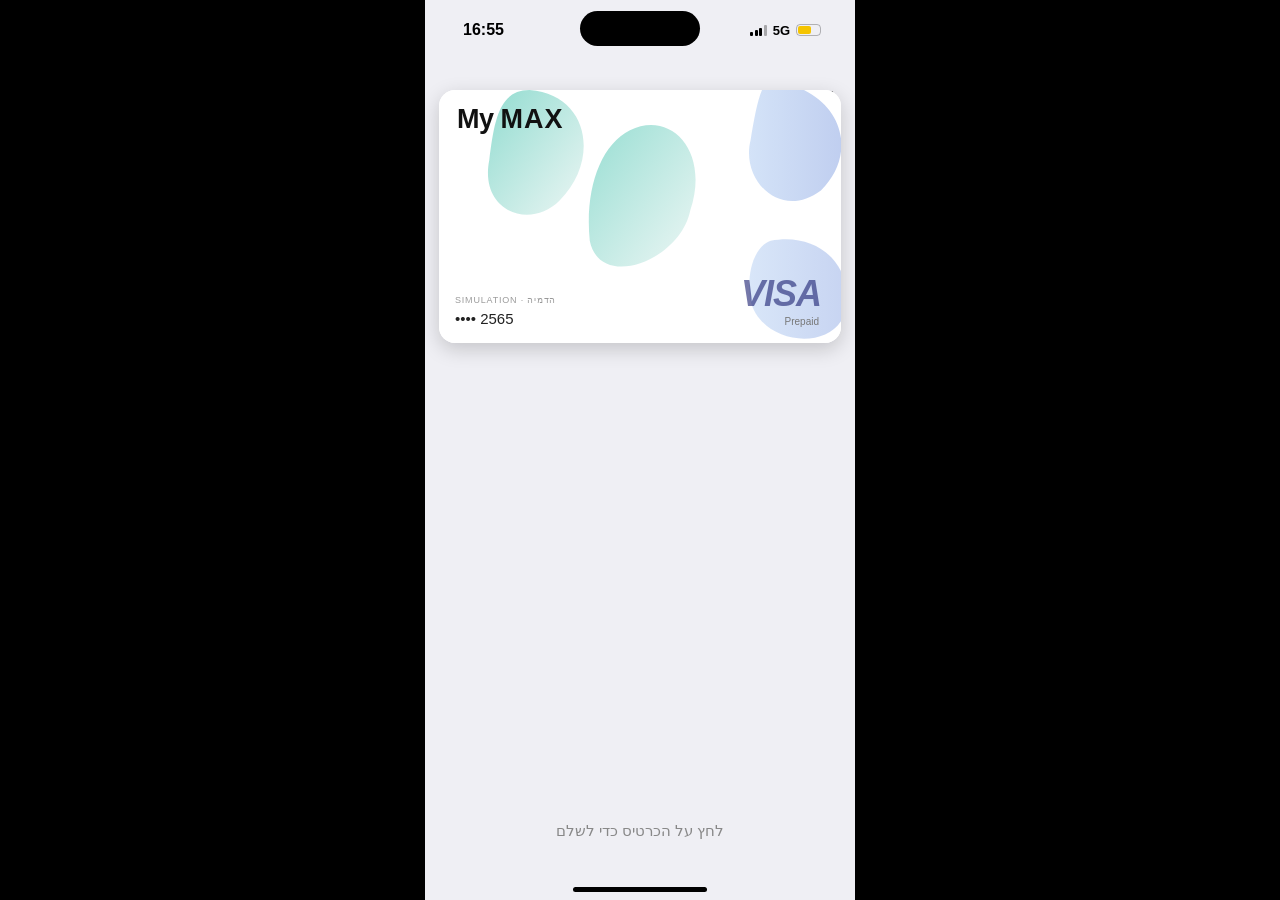
<file: index.html>
<!doctype html>
<html lang="he" dir="ltr">
<head>
<meta charset="utf-8">
<meta name="viewport" content="width=device-width,initial-scale=1,viewport-fit=cover,user-scalable=no">
<meta name="apple-mobile-web-app-capable" content="yes">
<meta name="apple-mobile-web-app-status-bar-style" content="default">
<title>Wallet – הדמיה</title>
<style>
*{box-sizing:border-box;-webkit-tap-highlight-color:transparent;user-select:none}
html,body{margin:0;height:100%;background:#000;font-family:-apple-system,BlinkMacSystemFont,"SF Pro Text","Helvetica Neue",Arial,sans-serif;overflow:hidden}
#phone{position:relative;width:100%;height:100%;max-width:430px;margin:0 auto;background:#efeff4;overflow:hidden}
/* status bar */
#status{position:absolute;top:0;left:0;right:0;height:54px;display:flex;justify-content:space-between;align-items:center;padding:6px 34px 0 38px;font-weight:600;font-size:16px;z-index:50;color:#000;direction:ltr}
#status .r{display:flex;gap:6px;align-items:center;font-size:13px}
.batt{width:25px;height:12px;border:1.5px solid #0004;border-radius:4px;position:relative;padding:1px}
.batt i{display:block;height:100%;width:60%;background:#f5c400;border-radius:2px}
.bars{display:flex;gap:1.5px;align-items:flex-end;height:11px}.bars b{width:3px;background:#000;border-radius:1px}
#island{position:absolute;top:11px;left:50%;width:120px;height:35px;margin-left:-60px;background:#000;border-radius:20px;z-index:60;transition:all .35s cubic-bezier(.3,1.3,.5,1)}
#island.big{width:100px;height:100px;margin-left:-50px;border-radius:30px;top:14px}
#faceid{position:absolute;inset:0;display:flex;align-items:center;justify-content:center;opacity:0;transition:opacity .2s}
#island.big #faceid{opacity:1}
/* wallet home */
#home{position:absolute;inset:0;padding-top:70px;transition:opacity .4s}
#home h1{margin:10px 20px 18px;font-size:34px;font-weight:700;color:#000;direction:rtl;text-align:right}
#hint{position:absolute;bottom:60px;left:0;right:0;text-align:center;color:#888;font-size:15px}
/* card */
.card{position:absolute;left:14px;right:14px;height:0;padding-bottom:calc((100% - 28px)*0 + 0px);aspect-ratio:1.586/1;height:auto;border-radius:16px;overflow:hidden;background:#fff;box-shadow:0 6px 20px rgba(0,0,0,.18);transition:transform .55s cubic-bezier(.2,.9,.25,1),top .55s cubic-bezier(.2,.9,.25,1);direction:ltr;cursor:pointer}
.card .bg{position:absolute;inset:0}
.logo{position:absolute;left:18px;top:14px;font-size:27px;font-weight:700;color:#111;letter-spacing:-.5px}
.logo b{font-weight:900;letter-spacing:1px}
.visa{position:absolute;right:20px;bottom:28px;font-size:36px;font-weight:900;font-style:italic;color:#1a1f71;opacity:.6;letter-spacing:-1px;font-family:Arial Black,Arial,sans-serif}
.prep{position:absolute;right:22px;bottom:16px;font-size:10px;color:#777}
.dots{position:absolute;left:16px;bottom:16px;font-size:15px;color:#222;font-weight:500}
.demo{position:absolute;left:16px;bottom:38px;font-size:9px;color:#0006;letter-spacing:.8px}
/* payment sheet */
#pay{position:absolute;inset:0;opacity:0;pointer-events:none;transition:opacity .35s;background:#efeff4}
#pay.on{opacity:1;pointer-events:auto}
#pay .card{top:62px;transform:translateY(60vh) scale(.96)}
#pay.on .card{transform:none}
#reader{position:absolute;top:calc(62px + (100vw*0.586) + 60px);left:0;right:0;text-align:center;color:#8a8a8e;font-size:17px;opacity:0;transition:opacity .4s}
#reader.on{opacity:1}
#reader svg{display:block;margin:0 auto 14px}
#done{position:absolute;top:calc(62px + (100vw*0.586) + 60px);left:0;right:0;text-align:center;color:#8a8a8e;font-size:17px;opacity:0;transition:opacity .3s}
#done.on{opacity:1}
#done .ck{width:70px;height:70px;border-radius:50%;margin:0 auto 12px;background:#30d158;display:flex;align-items:center;justify-content:center}
#done .ck svg{stroke-dasharray:40;stroke-dashoffset:40}
#done.on .ck svg{animation:d .4s .15s forwards}
@keyframes d{to{stroke-dashoffset:0}}
.pulse{animation:p 1.6s infinite}
@keyframes p{50%{transform:scale(1.07);opacity:.75}}
#amt{position:absolute;bottom:90px;left:0;right:0;text-align:center;color:#000;font-size:15px;opacity:0;transition:opacity .4s;direction:rtl}
#amt.on{opacity:1}#amt b{display:block;font-size:30px;margin-top:4px}
#bar{position:absolute;bottom:8px;left:50%;width:134px;height:5px;margin-left:-67px;background:#000;border-radius:3px;z-index:40}
#cancel{position:absolute;bottom:30px;left:0;right:0;text-align:center;color:#0a84ff;font-size:17px;z-index:40;opacity:0;transition:opacity .3s}
#cancel.on{opacity:1}
</style>
</head>
<body>
<div id="phone">
  <div id="status"><span id="clock">14:03</span><span class="r"><span class="bars"><b style="height:4px"></b><b style="height:6px"></b><b style="height:8px"></b><b style="height:11px;opacity:.3"></b></span>5G<span class="batt"><i></i></span></span></div>
  <div id="island"><div id="faceid"></div></div>

  <div id="home">
    <h1>ארנק</h1>
    <div class="card" id="c1" style="top:90px" onclick="start()">
      <svg class="bg" viewBox="0 0 400 252" preserveAspectRatio="none">
        <defs>
          <linearGradient id="g1" x1="0" y1="0" x2="1" y2="1"><stop offset="0" stop-color="#7fd6c8"/><stop offset="1" stop-color="#e8f4f2"/></linearGradient>
          <linearGradient id="g2" x1="0" y1="0" x2="1" y2="0"><stop offset="0" stop-color="#cfe0f7"/><stop offset="1" stop-color="#b9c9ee"/></linearGradient>
        </defs>
        <rect width="400" height="252" fill="#fff"/>
        <path d="M90 0 C150 5 160 70 120 110 C90 140 40 120 50 70 C55 30 60 0 90 0Z" fill="url(#g1)" opacity=".85"/>
        <path d="M190 40 C230 20 270 60 250 120 C240 170 160 200 150 150 C145 100 160 55 190 40Z" fill="url(#g1)" opacity=".8"/>
        <path d="M330 -10 C400 0 420 60 380 100 C340 130 300 90 310 50 C315 20 320 -8 330 -10Z" fill="url(#g2)" opacity=".9"/>
        <path d="M330 150 C380 140 420 180 400 230 C380 260 320 250 310 210 C305 180 315 155 330 150Z" fill="url(#g2)" opacity=".8"/>
      </svg>
      <div class="logo">My <b>MAX</b></div>
      <div class="demo">SIMULATION · הדמיה</div>
      <div class="dots">•••• 2565</div>
      <div class="visa">VISA</div><div class="prep">Prepaid</div>
    </div>
    <div id="hint">לחץ על הכרטיס כדי לשלם</div>
  </div>

  <div id="pay">
    <div class="card" id="c2" onclick="tap()">
      <svg class="bg" viewBox="0 0 400 252" preserveAspectRatio="none">
        <rect width="400" height="252" fill="#fff"/>
        <path d="M90 0 C150 5 160 70 120 110 C90 140 40 120 50 70 C55 30 60 0 90 0Z" fill="url(#g1)" opacity=".85"/>
        <path d="M190 40 C230 20 270 60 250 120 C240 170 160 200 150 150 C145 100 160 55 190 40Z" fill="url(#g1)" opacity=".8"/>
        <path d="M330 -10 C400 0 420 60 380 100 C340 130 300 90 310 50 C315 20 320 -8 330 -10Z" fill="url(#g2)" opacity=".9"/>
        <path d="M330 150 C380 140 420 180 400 230 C380 260 320 250 310 210 C305 180 315 155 330 150Z" fill="url(#g2)" opacity=".8"/>
      </svg>
      <div class="logo">My <b>MAX</b></div>
      <div class="demo">SIMULATION · הדמיה</div>
      <div class="dots">•••• 2565</div>
      <div class="visa">VISA</div><div class="prep">Prepaid</div>
    </div>
    <div id="reader">
      <svg class="pulse" width="56" height="56" viewBox="0 0 56 56"><circle cx="28" cy="28" r="25" fill="none" stroke="#0a84ff" stroke-width="3"/><rect x="19" y="12" width="18" height="32" rx="4" fill="#d6e9ff" stroke="#0a84ff" stroke-width="2.5"/><rect x="25" y="15" width="6" height="2" rx="1" fill="#0a84ff"/></svg>
      Hold Near Reader
    </div>
    <div id="done"><div class="ck"><svg width="36" height="36" viewBox="0 0 36 36" fill="none" stroke="#fff" stroke-width="4" stroke-linecap="round" stroke-linejoin="round"><path d="M8 19l7 7 13-14"/></svg></div>Done</div>
    <div id="amt">Max Prepaid •••• 2565<b>₪ 49.90</b></div>
    <div id="cancel" onclick="reset()">ביטול</div>
  </div>
  <div id="bar"></div>
</div>

<script>
const $=id=>document.getElementById(id);
const face=`<svg id="fs" width="64" height="64" viewBox="0 0 64 64" fill="none" stroke="#30d158" stroke-width="3" stroke-linecap="round"><path d="M8 20V12a4 4 0 014-4h8M44 8h8a4 4 0 014 4v8M56 44v8a4 4 0 01-4 4h-8M20 56h-8a4 4 0 01-4-4v-8"/><g id="fe"><path d="M24 24v6M40 24v6M32 26v8h-3"/><path d="M23 42c5 5 13 5 18 0"/></g></svg>`;
const scan=`<svg width="70" height="70" viewBox="0 0 70 70" fill="none" stroke="#30d158" stroke-width="2"><ellipse cx="35" cy="35" rx="22" ry="22" opacity=".5"><animateTransform attributeName="transform" type="rotate" from="0 35 35" to="360 35 35" dur="1.2s" repeatCount="indefinite"/></ellipse><ellipse cx="35" cy="35" rx="10" ry="24" opacity=".8"><animateTransform attributeName="transform" type="rotate" from="0 35 35" to="-360 35 35" dur="1.6s" repeatCount="indefinite"/></ellipse><ellipse cx="35" cy="35" rx="24" ry="10"><animateTransform attributeName="transform" type="rotate" from="0 35 35" to="360 35 35" dur="2s" repeatCount="indefinite"/></ellipse></svg>`;
let state=0;
function clock(){const d=new Date();$('clock').textContent=d.getHours()+':'+String(d.getMinutes()).padStart(2,'0')}clock();setInterval(clock,10000);
function buzz(p){try{navigator.vibrate&&navigator.vibrate(p)}catch(e){}}
function start(){
  if(state)return;state=1;
  $('pay').classList.add('on');
  setTimeout(()=>{ // face id
    $('faceid').innerHTML=scan;$('island').classList.add('big');
    setTimeout(()=>{$('faceid').innerHTML=face;buzz(30);
      setTimeout(()=>{$('island').classList.remove('big');state=2;
        $('reader').classList.add('on');$('amt').classList.add('on');$('cancel').classList.add('on');
        $('hint').style.opacity=0;
      },700);
    },1300);
  },550);
}
function tap(){ // simulate holding near reader
  if(state!==2)return;state=3;
  $('reader').classList.remove('on');
  buzz([40,60,40]);
  setTimeout(()=>{$('done').classList.add('on');$('cancel').classList.remove('on');},350);
  setTimeout(reset,3200);
}
function reset(){
  $('pay').classList.remove('on');
  ['reader','amt','cancel','done'].forEach(i=>$(i).classList.remove('on'));
  $('island').classList.remove('big');$('hint').style.opacity=1;
  setTimeout(()=>state=0,400);
}
</script>
</body>
</html>
</file>
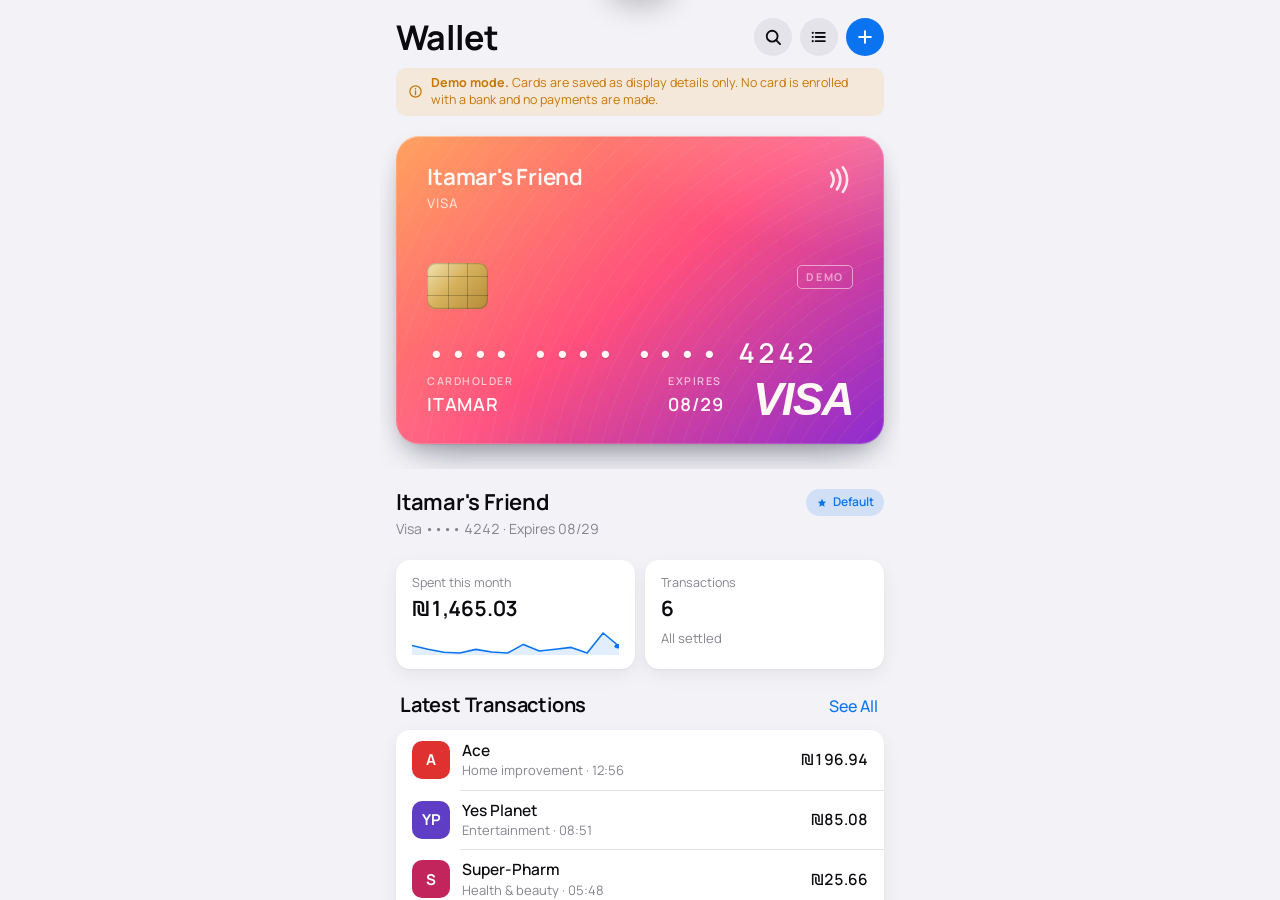
<file: wallet/index.html>
<!doctype html>
<html lang="en">
<head>
<meta charset="utf-8">
<meta name="viewport" content="width=device-width, initial-scale=1, viewport-fit=cover">
<meta name="theme-color" content="#f2f2f7" media="(prefers-color-scheme: light)">
<meta name="theme-color" content="#000000" media="(prefers-color-scheme: dark)">
<meta name="apple-mobile-web-app-capable" content="yes">
<meta name="apple-mobile-web-app-status-bar-style" content="default">
<!-- ARTIFACT-HEAD-START -->
<title>Pocket Wallet</title>
<meta name="claude:viewport-fit-sides" content="cover">
<link rel="preconnect" href="https://fonts.googleapis.com">
<link rel="preconnect" href="https://fonts.gstatic.com" crossorigin>
<link rel="stylesheet" href="https://fonts.googleapis.com/css2?family=Manrope:wght@400;500;600;700;800&display=swap">
<link rel="stylesheet" href="styles.css">
<!-- ARTIFACT-HEAD-END -->
</head>
<body>
<!-- ARTIFACT-BODY-START -->
<svg width="0" height="0" style="position:absolute" aria-hidden="true">
  <defs>
    <symbol id="i-plus" viewBox="0 0 24 24"><path d="M12 5v14M5 12h14" fill="none" stroke="currentColor" stroke-width="2.4" stroke-linecap="round"/></symbol>
    <symbol id="i-search" viewBox="0 0 24 24"><circle cx="11" cy="11" r="6.5" fill="none" stroke="currentColor" stroke-width="2.2"/><path d="M16 16l4.5 4.5" stroke="currentColor" stroke-width="2.2" stroke-linecap="round"/></symbol>
    <symbol id="i-list" viewBox="0 0 24 24"><path d="M8 7h11M8 12h11M8 17h11" stroke="currentColor" stroke-width="2.2" stroke-linecap="round"/><circle cx="4.5" cy="7" r="1.3" fill="currentColor"/><circle cx="4.5" cy="12" r="1.3" fill="currentColor"/><circle cx="4.5" cy="17" r="1.3" fill="currentColor"/></symbol>
    <symbol id="i-info" viewBox="0 0 24 24"><circle cx="12" cy="12" r="9" fill="none" stroke="currentColor" stroke-width="2"/><path d="M12 11v6M12 7.5v.5" stroke="currentColor" stroke-width="2.2" stroke-linecap="round"/></symbol>
    <symbol id="i-shield" viewBox="0 0 24 24"><path d="M12 3l7 3v5.5c0 4.5-3 8-7 9.5-4-1.5-7-5-7-9.5V6l7-3z" fill="none" stroke="currentColor" stroke-width="2" stroke-linejoin="round"/><path d="M9 12l2 2 4-4" fill="none" stroke="currentColor" stroke-width="2" stroke-linecap="round" stroke-linejoin="round"/></symbol>
    <symbol id="i-check" viewBox="0 0 24 24"><path d="M5 12.5l4.5 4.5L19 7.5" fill="none" stroke="currentColor" stroke-width="3" stroke-linecap="round" stroke-linejoin="round"/></symbol>
    <symbol id="i-x" viewBox="0 0 24 24"><path d="M7 7l10 10M17 7L7 17" stroke="currentColor" stroke-width="3" stroke-linecap="round"/></symbol>
    <symbol id="i-star" viewBox="0 0 24 24"><path d="M12 3.6l2.5 5.2 5.7.8-4.1 4 1 5.7L12 16.6l-5.1 2.7 1-5.7-4.1-4 5.7-.8z" fill="currentColor"/></symbol>
    <symbol id="i-star-o" viewBox="0 0 24 24"><path d="M12 3.6l2.5 5.2 5.7.8-4.1 4 1 5.7L12 16.6l-5.1 2.7 1-5.7-4.1-4 5.7-.8z" fill="none" stroke="currentColor" stroke-width="1.8" stroke-linejoin="round"/></symbol>
    <symbol id="i-grip" viewBox="0 0 24 24"><path d="M5 9h14M5 15h14" stroke="currentColor" stroke-width="2" stroke-linecap="round"/></symbol>
    <symbol id="i-nfc" viewBox="0 0 24 24"><path d="M7 6.5c2.4 3.4 2.4 7.6 0 11M11.5 4.5c3.4 4.6 3.4 10.4 0 15M16 2.5c4.4 5.8 4.4 13.2 0 19" fill="none" stroke="currentColor" stroke-width="2" stroke-linecap="round"/></symbol>
    <symbol id="i-card" viewBox="0 0 24 24"><rect x="3" y="5.5" width="18" height="13" rx="2.5" fill="none" stroke="currentColor" stroke-width="1.8"/><path d="M3 10h18" stroke="currentColor" stroke-width="1.8"/></symbol>
  </defs>
</svg>

<main class="app" id="app">
  <header class="top">
    <h1>Wallet</h1>
    <div class="top-actions">
      <button class="icon-btn" id="btnSearch" aria-label="Search cards" aria-expanded="false" aria-controls="searchBox"><svg><use href="#i-search"/></svg></button>
      <button class="icon-btn" id="btnManage" aria-label="Edit cards"><svg><use href="#i-list"/></svg></button>
      <button class="icon-btn primary" id="btnAdd" aria-label="Add card"><svg><use href="#i-plus"/></svg></button>
    </div>
  </header>

  <div class="search" id="searchBox">
    <div>
      <label class="search-field">
        <svg><use href="#i-search"/></svg>
        <span class="sr">Search cards</span>
        <input id="searchInput" type="search" placeholder="Name, brand or last 4 digits" autocomplete="off" enterkeyhint="search">
      </label>
      <div class="search-meta" id="searchMeta" aria-live="polite"></div>
    </div>
  </div>

  <p class="demo-note" id="demoNote"><svg><use href="#i-info"/></svg><span><strong>Demo mode.</strong> Cards are saved as display details only. No card is enrolled with a bank and no payments are made.</span></p>

  <section id="walletView" aria-label="Your cards">
    <div class="carousel" id="carousel" role="list"></div>
    <div class="dots" id="dots" role="tablist" aria-label="Choose card"></div>
    <div class="no-match" id="noMatch" hidden><strong>No cards found</strong>Try a different name, brand or last 4 digits.</div>
    <div class="panel" id="panel"></div>
  </section>

  <section class="empty" id="emptyView" hidden>
    <div class="empty-art" aria-hidden="true" id="emptyArt"></div>
    <h2>Add your first card</h2>
    <p>Keep your cards in one place. Tap the plus to add a credit or debit card.</p>
    <div class="actions">
      <button class="btn-primary" id="emptyAdd"><svg><use href="#i-plus"/></svg>Add Card</button>
      <button class="btn-secondary" id="emptySample">Try with sample cards</button>
    </div>
  </section>
</main>

<div class="scrim" id="scrim"></div>

<!-- Add card sheet -->
<section class="sheet" id="addSheet" role="dialog" aria-modal="true" aria-labelledby="addTitle">
  <div class="sheet-bar">
    <button class="link l" type="button" data-close>Cancel</button>
    <h2 id="addTitle">Add Card</h2>
    <button class="link r" type="submit" form="addForm" id="addSave">Add</button>
  </div>
  <form class="sheet-body" id="addForm" novalidate autocomplete="off">
    <div class="flip" id="flip">
      <div class="flip-inner">
        <div class="face cw" id="pvFront"></div>
        <div class="face backface cw" id="pvBack"></div>
      </div>
    </div>

    <div>
      <div class="group-label">Card details</div>
      <div class="group">
        <div class="field-row" data-field="name">
          <label for="fName">Name</label>
          <input id="fName" name="name" autocomplete="cc-name" autocapitalize="words" spellcheck="false" placeholder="Name on card" maxlength="40">
        </div>
        <div class="field-row" data-field="number">
          <label for="fNumber">Number</label>
          <input id="fNumber" name="number" inputmode="numeric" autocomplete="off" placeholder="1234 5678 9012 3456" maxlength="23" aria-describedby="brandTag">
          <span class="brand-tag" id="brandTag" hidden></span>
        </div>
        <div class="split">
          <div class="field-row" data-field="exp">
            <label for="fExp">Expires</label>
            <input id="fExp" name="exp" inputmode="numeric" autocomplete="off" placeholder="MM/YY" maxlength="5">
          </div>
          <div class="field-row" data-field="cvv">
            <label for="fCvv">CVV</label>
            <input id="fCvv" name="cvv" type="password" inputmode="numeric" autocomplete="off" placeholder="123" maxlength="4">
          </div>
        </div>
      </div>
      <div class="errors" id="formErrors" aria-live="polite"></div>
    </div>

    <div>
      <div class="group-label">Appearance</div>
      <div class="group">
        <div class="field-row">
          <label for="fNick">Label</label>
          <input id="fNick" name="nickname" placeholder="e.g. Everyday, Travel" maxlength="24">
        </div>
        <div class="swatches" role="radiogroup" aria-label="Card color" id="addSwatches"></div>
        <div class="field-row">
          <label for="fDefault" style="width:auto;flex:1">Use as default card</label>
          <span class="switch"><input type="checkbox" id="fDefault" role="switch"><span></span></span>
        </div>
      </div>
    </div>

    <p class="notice"><svg><use href="#i-shield"/></svg><span>Only the brand, last 4 digits, expiry and name are saved, and only on this device. The full card number and CVV are checked and then discarded. They are never stored. To enroll real cards, connect a PCI-compliant tokenization provider.</span></p>
  </form>
</section>

<!-- Card detail sheet -->
<section class="sheet" id="detailSheet" role="dialog" aria-modal="true" aria-labelledby="detailTitle">
  <div class="sheet-bar">
    <span></span>
    <h2 id="detailTitle">Card</h2>
    <button class="link r" type="button" data-close>Done</button>
  </div>
  <div class="sheet-body" id="detailBody">
    <div class="detail-card cw" id="detailCard"></div>
    <div class="seg" role="tablist" id="detailTabs">
      <span class="thumb"></span>
      <button role="tab" data-tab="tx" aria-selected="true">Transactions</button>
      <button role="tab" data-tab="info" aria-selected="false">Card Info</button>
      <button role="tab" data-tab="settings" aria-selected="false">Settings</button>
    </div>
    <div id="detailPane"></div>
  </div>
</section>

<!-- Manage sheet -->
<section class="sheet" id="manageSheet" role="dialog" aria-modal="true" aria-labelledby="manageTitle">
  <div class="sheet-bar">
    <span></span>
    <h2 id="manageTitle">Edit Cards</h2>
    <button class="link r" type="button" data-close>Done</button>
  </div>
  <div class="sheet-body">
    <div>
      <div class="group" id="manageList" role="list"></div>
      <p class="group-foot">Drag the handle to reorder, or focus it and use the arrow keys. Tap the star to choose your default card.</p>
    </div>
  </div>
</section>

<div class="dialog-wrap" id="dialog" role="alertdialog" aria-modal="true" aria-labelledby="dlgTitle" aria-describedby="dlgMsg">
  <div class="dialog">
    <h3 id="dlgTitle"></h3>
    <p id="dlgMsg"></p>
    <div class="dbtns"><button type="button" id="dlgCancel">Cancel</button><button type="button" id="dlgOk"></button></div>
  </div>
</div>

<div class="toast" id="toast" role="status" aria-live="polite"><span class="ti"><svg><use href="#i-check"/></svg></span><span id="toastMsg"></span></div>

<script src="app.js"></script>
<!-- ARTIFACT-BODY-END -->
</body>
</html>
</file>
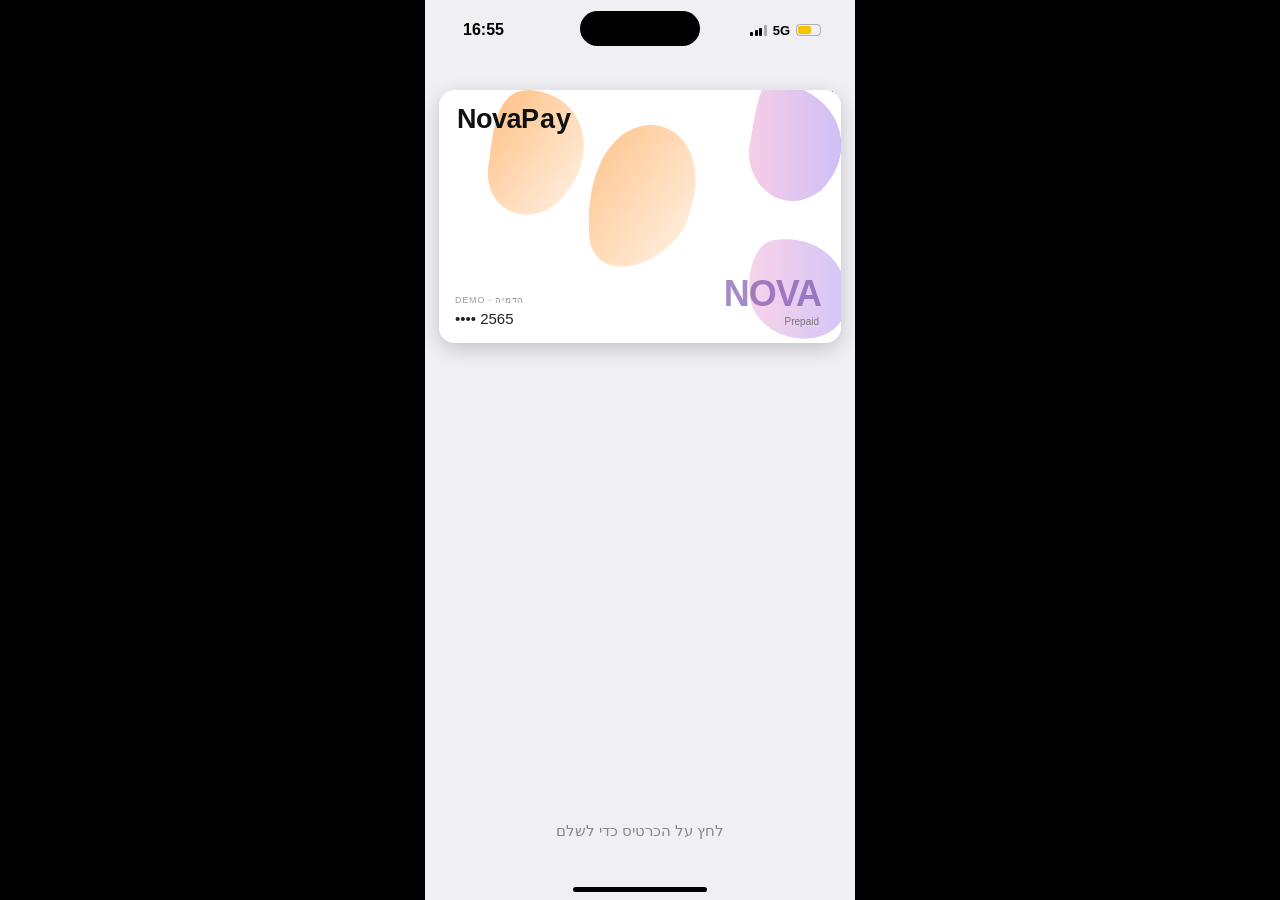
<file: novapay.html>
<!doctype html>
<html lang="he" dir="ltr">
<head>
<meta charset="utf-8">
<meta name="viewport" content="width=device-width,initial-scale=1,viewport-fit=cover,user-scalable=no">
<meta name="apple-mobile-web-app-capable" content="yes">
<meta name="apple-mobile-web-app-status-bar-style" content="default">
<title>NovaWallet</title>
<style>
*{box-sizing:border-box;-webkit-tap-highlight-color:transparent;user-select:none}
html,body{margin:0;height:100%;background:#000;font-family:-apple-system,BlinkMacSystemFont,"SF Pro Text","Helvetica Neue",Arial,sans-serif;overflow:hidden}
#phone{position:relative;width:100%;height:100%;max-width:430px;margin:0 auto;background:#efeff4;overflow:hidden}
/* status bar */
#status{position:absolute;top:0;left:0;right:0;height:54px;display:flex;justify-content:space-between;align-items:center;padding:6px 34px 0 38px;font-weight:600;font-size:16px;z-index:50;color:#000;direction:ltr}
#status .r{display:flex;gap:6px;align-items:center;font-size:13px}
.batt{width:25px;height:12px;border:1.5px solid #0004;border-radius:4px;position:relative;padding:1px}
.batt i{display:block;height:100%;width:60%;background:#f5c400;border-radius:2px}
.bars{display:flex;gap:1.5px;align-items:flex-end;height:11px}.bars b{width:3px;background:#000;border-radius:1px}
#island{position:absolute;top:11px;left:50%;width:120px;height:35px;margin-left:-60px;background:#000;border-radius:20px;z-index:60;transition:all .35s cubic-bezier(.3,1.3,.5,1)}
#island.big{width:100px;height:100px;margin-left:-50px;border-radius:30px;top:14px}
#faceid{position:absolute;inset:0;display:flex;align-items:center;justify-content:center;opacity:0;transition:opacity .2s}
#island.big #faceid{opacity:1}
/* wallet home */
#home{position:absolute;inset:0;padding-top:70px;transition:opacity .4s}
#home h1{margin:10px 20px 18px;font-size:34px;font-weight:700;color:#000;direction:rtl;text-align:right}
#hint{position:absolute;bottom:60px;left:0;right:0;text-align:center;color:#888;font-size:15px}
/* card */
.card{position:absolute;left:14px;right:14px;height:0;padding-bottom:calc((100% - 28px)*0 + 0px);aspect-ratio:1.586/1;height:auto;border-radius:16px;overflow:hidden;background:#fff;box-shadow:0 6px 20px rgba(0,0,0,.18);transition:transform .55s cubic-bezier(.2,.9,.25,1),top .55s cubic-bezier(.2,.9,.25,1);direction:ltr;cursor:pointer}
.card .bg{position:absolute;inset:0}
.logo{position:absolute;left:18px;top:14px;font-size:27px;font-weight:700;color:#111;letter-spacing:-.5px}
.logo b{font-weight:900;letter-spacing:1px}
.visa{position:absolute;right:20px;bottom:28px;font-size:36px;font-weight:900;color:#6b3fa0;opacity:.6;letter-spacing:-1px;font-family:Arial Black,Arial,sans-serif}
.prep{position:absolute;right:22px;bottom:16px;font-size:10px;color:#777}
.dots{position:absolute;left:16px;bottom:16px;font-size:15px;color:#222;font-weight:500}
.demo{position:absolute;left:16px;bottom:38px;font-size:9px;color:#0006;letter-spacing:.8px}
/* payment sheet */
#pay{position:absolute;inset:0;opacity:0;pointer-events:none;transition:opacity .35s;background:#efeff4}
#pay.on{opacity:1;pointer-events:auto}
#pay .card{top:62px;transform:translateY(60vh) scale(.96)}
#pay.on .card{transform:none}
#reader{position:absolute;top:calc(62px + (100vw*0.586) + 60px);left:0;right:0;text-align:center;color:#8a8a8e;font-size:17px;opacity:0;transition:opacity .4s}
#reader.on{opacity:1}
#reader svg{display:block;margin:0 auto 14px}
#done{position:absolute;top:calc(62px + (100vw*0.586) + 60px);left:0;right:0;text-align:center;color:#8a8a8e;font-size:17px;opacity:0;transition:opacity .3s}
#done.on{opacity:1}
#done .ck{width:70px;height:70px;border-radius:50%;margin:0 auto 12px;background:#30d158;display:flex;align-items:center;justify-content:center}
#done .ck svg{stroke-dasharray:40;stroke-dashoffset:40}
#done.on .ck svg{animation:d .4s .15s forwards}
@keyframes d{to{stroke-dashoffset:0}}
.pulse{animation:p 1.6s infinite}
@keyframes p{50%{transform:scale(1.07);opacity:.75}}
#amt{position:absolute;bottom:90px;left:0;right:0;text-align:center;color:#000;font-size:15px;opacity:0;transition:opacity .4s;direction:rtl}
#amt.on{opacity:1}#amt b{display:block;font-size:30px;margin-top:4px}
#bar{position:absolute;bottom:8px;left:50%;width:134px;height:5px;margin-left:-67px;background:#000;border-radius:3px;z-index:40}
#cancel{position:absolute;bottom:30px;left:0;right:0;text-align:center;color:#0a84ff;font-size:17px;z-index:40;opacity:0;transition:opacity .3s}
#cancel.on{opacity:1}
</style>
</head>
<body>
<div id="phone">
  <div id="status"><span id="clock">14:03</span><span class="r"><span class="bars"><b style="height:4px"></b><b style="height:6px"></b><b style="height:8px"></b><b style="height:11px;opacity:.3"></b></span>5G<span class="batt"><i></i></span></span></div>
  <div id="island"><div id="faceid"></div></div>

  <div id="home">
    <h1>ארנק</h1>
    <div class="card" id="c1" style="top:90px" onclick="start()">
      <svg class="bg" viewBox="0 0 400 252" preserveAspectRatio="none">
        <defs>
          <linearGradient id="g1" x1="0" y1="0" x2="1" y2="1"><stop offset="0" stop-color="#ffb36b"/><stop offset="1" stop-color="#fff1e3"/></linearGradient>
          <linearGradient id="g2" x1="0" y1="0" x2="1" y2="0"><stop offset="0" stop-color="#f6c7e4"/><stop offset="1" stop-color="#c9b8f5"/></linearGradient>
        </defs>
        <rect width="400" height="252" fill="#fff"/>
        <path d="M90 0 C150 5 160 70 120 110 C90 140 40 120 50 70 C55 30 60 0 90 0Z" fill="url(#g1)" opacity=".85"/>
        <path d="M190 40 C230 20 270 60 250 120 C240 170 160 200 150 150 C145 100 160 55 190 40Z" fill="url(#g1)" opacity=".8"/>
        <path d="M330 -10 C400 0 420 60 380 100 C340 130 300 90 310 50 C315 20 320 -8 330 -10Z" fill="url(#g2)" opacity=".9"/>
        <path d="M330 150 C380 140 420 180 400 230 C380 260 320 250 310 210 C305 180 315 155 330 150Z" fill="url(#g2)" opacity=".8"/>
      </svg>
      <div class="logo">Nova<b>Pay</b></div>
      <div class="demo">DEMO · הדמיה</div>
      <div class="dots">•••• 2565</div>
      <div class="visa">NOVA</div><div class="prep">Prepaid</div>
    </div>
    <div id="hint">לחץ על הכרטיס כדי לשלם</div>
  </div>

  <div id="pay">
    <div class="card" id="c2" onclick="tap()">
      <svg class="bg" viewBox="0 0 400 252" preserveAspectRatio="none">
        <rect width="400" height="252" fill="#fff"/>
        <path d="M90 0 C150 5 160 70 120 110 C90 140 40 120 50 70 C55 30 60 0 90 0Z" fill="url(#g1)" opacity=".85"/>
        <path d="M190 40 C230 20 270 60 250 120 C240 170 160 200 150 150 C145 100 160 55 190 40Z" fill="url(#g1)" opacity=".8"/>
        <path d="M330 -10 C400 0 420 60 380 100 C340 130 300 90 310 50 C315 20 320 -8 330 -10Z" fill="url(#g2)" opacity=".9"/>
        <path d="M330 150 C380 140 420 180 400 230 C380 260 320 250 310 210 C305 180 315 155 330 150Z" fill="url(#g2)" opacity=".8"/>
      </svg>
      <div class="logo">Nova<b>Pay</b></div>
      <div class="demo">DEMO · הדמיה</div>
      <div class="dots">•••• 2565</div>
      <div class="visa">NOVA</div><div class="prep">Prepaid</div>
    </div>
    <div id="reader">
      <svg class="pulse" width="56" height="56" viewBox="0 0 56 56"><circle cx="28" cy="28" r="25" fill="none" stroke="#0a84ff" stroke-width="3"/><rect x="19" y="12" width="18" height="32" rx="4" fill="#d6e9ff" stroke="#0a84ff" stroke-width="2.5"/><rect x="25" y="15" width="6" height="2" rx="1" fill="#0a84ff"/></svg>
      Hold Near Reader
    </div>
    <div id="done"><div class="ck"><svg width="36" height="36" viewBox="0 0 36 36" fill="none" stroke="#fff" stroke-width="4" stroke-linecap="round" stroke-linejoin="round"><path d="M8 19l7 7 13-14"/></svg></div>Done</div>
    <div id="amt">NovaPay Prepaid •••• 2565<b>₪ 49.90</b></div>
    <div id="cancel" onclick="reset()">ביטול</div>
  </div>
  <div id="bar"></div>
</div>

<script>
const $=id=>document.getElementById(id);
const face=`<svg id="fs" width="64" height="64" viewBox="0 0 64 64" fill="none" stroke="#30d158" stroke-width="3" stroke-linecap="round"><path d="M8 20V12a4 4 0 014-4h8M44 8h8a4 4 0 014 4v8M56 44v8a4 4 0 01-4 4h-8M20 56h-8a4 4 0 01-4-4v-8"/><g id="fe"><path d="M24 24v6M40 24v6M32 26v8h-3"/><path d="M23 42c5 5 13 5 18 0"/></g></svg>`;
const scan=`<svg width="70" height="70" viewBox="0 0 70 70" fill="none" stroke="#30d158" stroke-width="2"><ellipse cx="35" cy="35" rx="22" ry="22" opacity=".5"><animateTransform attributeName="transform" type="rotate" from="0 35 35" to="360 35 35" dur="1.2s" repeatCount="indefinite"/></ellipse><ellipse cx="35" cy="35" rx="10" ry="24" opacity=".8"><animateTransform attributeName="transform" type="rotate" from="0 35 35" to="-360 35 35" dur="1.6s" repeatCount="indefinite"/></ellipse><ellipse cx="35" cy="35" rx="24" ry="10"><animateTransform attributeName="transform" type="rotate" from="0 35 35" to="360 35 35" dur="2s" repeatCount="indefinite"/></ellipse></svg>`;
let state=0;
function clock(){const d=new Date();$('clock').textContent=d.getHours()+':'+String(d.getMinutes()).padStart(2,'0')}clock();setInterval(clock,10000);
function buzz(p){try{navigator.vibrate&&navigator.vibrate(p)}catch(e){}}
function start(){
  if(state)return;state=1;
  $('pay').classList.add('on');
  setTimeout(()=>{ // face id
    $('faceid').innerHTML=scan;$('island').classList.add('big');
    setTimeout(()=>{$('faceid').innerHTML=face;buzz(30);
      setTimeout(()=>{$('island').classList.remove('big');state=2;
        $('reader').classList.add('on');$('amt').classList.add('on');$('cancel').classList.add('on');
        $('hint').style.opacity=0;
      },700);
    },1300);
  },550);
}
function tap(){ // simulate holding near reader
  if(state!==2)return;state=3;
  $('reader').classList.remove('on');
  buzz([40,60,40]);
  setTimeout(()=>{$('done').classList.add('on');$('cancel').classList.remove('on');},350);
  setTimeout(reset,3200);
}
function reset(){
  $('pay').classList.remove('on');
  ['reader','amt','cancel','done'].forEach(i=>$(i).classList.remove('on'));
  $('island').classList.remove('big');$('hint').style.opacity=1;
  setTimeout(()=>state=0,400);
}
</script>
</body>
</html>
</file>
<file: wallet/styles.css>
/* Layout: single-column phone app. Grouped iOS-style surfaces on a soft system ground,
   horizontally snapping card carousel on top, bottom sheets for add / detail / manage. */
:root {
  --bg: #f2f2f7;
  --surface: #ffffff;
  --surface-2: #f7f7fa;
  --fill: rgba(118, 118, 128, 0.12);
  --fill-2: rgba(118, 118, 128, 0.2);
  --fg: #0b0b0f;
  --fg-2: #3c3c43;
  --mut: #84848d;
  --line: rgba(60, 60, 67, 0.14);
  --accent: #0a74f0;
  --accent-fg: #ffffff;
  --danger: #e5352b;
  --ok: #24a148;
  --warn: #c77700;
  --warn-bg: rgba(255, 159, 10, 0.12);
  --scrim: rgba(10, 10, 20, 0.32);
  --sheet: #f2f2f7;
  --toast: rgba(30, 30, 34, 0.94);
  --toast-fg: #ffffff;
  --shadow-card: 0 1px 1px rgba(0, 0, 0, 0.06), 0 10px 24px -8px rgba(20, 20, 40, 0.35), 0 24px 48px -24px rgba(20, 20, 40, 0.35);
  --shadow-soft: 0 1px 2px rgba(0, 0, 0, 0.05), 0 6px 20px rgba(0, 0, 0, 0.06);

  --font: -apple-system, BlinkMacSystemFont, "SF Pro Text", "Manrope", system-ui, "Segoe UI", Roboto, sans-serif;
  --font-display: -apple-system, BlinkMacSystemFont, "SF Pro Display", "Manrope", system-ui, "Segoe UI", Roboto, sans-serif;
  --font-card: "SF Pro Rounded", -apple-system, BlinkMacSystemFont, "Manrope", system-ui, sans-serif;

  --ease: cubic-bezier(0.32, 0.72, 0, 1);
  --spring: cubic-bezier(0.2, 1.2, 0.3, 1);
  --gl: max(16px, env(safe-area-inset-left, 0px));
  --gr: max(16px, env(safe-area-inset-right, 0px));
  --radius: 14px;
  color-scheme: light;
}

@media (prefers-color-scheme: dark) {
  :root:not([data-theme="light"]) {
    --bg: #000000;
    --surface: #1c1c1e;
    --surface-2: #232326;
    --fill: rgba(118, 118, 128, 0.24);
    --fill-2: rgba(118, 118, 128, 0.34);
    --fg: #f5f5f7;
    --fg-2: #d1d1d6;
    --mut: #98989f;
    --line: rgba(84, 84, 88, 0.55);
    --accent: #3d9bff;
    --accent-fg: #ffffff;
    --danger: #ff5a50;
    --ok: #3ad464;
    --warn: #ffb340;
    --warn-bg: rgba(255, 159, 10, 0.14);
    --scrim: rgba(0, 0, 0, 0.55);
    --sheet: #111113;
    --toast: rgba(58, 58, 62, 0.96);
    --toast-fg: #ffffff;
    --shadow-card: 0 1px 1px rgba(0, 0, 0, 0.4), 0 14px 30px -10px rgba(0, 0, 0, 0.8);
    --shadow-soft: none;
    color-scheme: dark;
  }
}

:root[data-theme="dark"] {
  --bg: #000000;
  --surface: #1c1c1e;
  --surface-2: #232326;
  --fill: rgba(118, 118, 128, 0.24);
  --fill-2: rgba(118, 118, 128, 0.34);
  --fg: #f5f5f7;
  --fg-2: #d1d1d6;
  --mut: #98989f;
  --line: rgba(84, 84, 88, 0.55);
  --accent: #3d9bff;
  --accent-fg: #ffffff;
  --danger: #ff5a50;
  --ok: #3ad464;
  --warn: #ffb340;
  --warn-bg: rgba(255, 159, 10, 0.14);
  --scrim: rgba(0, 0, 0, 0.55);
  --sheet: #111113;
  --toast: rgba(58, 58, 62, 0.96);
  --toast-fg: #ffffff;
  --shadow-card: 0 1px 1px rgba(0, 0, 0, 0.4), 0 14px 30px -10px rgba(0, 0, 0, 0.8);
  --shadow-soft: none;
  color-scheme: dark;
}

* { box-sizing: border-box; -webkit-tap-highlight-color: transparent; }
html, body { height: 100%; margin: 0; }
body {
  background: var(--bg);
  color: var(--fg);
  font: 400 16px/1.4 var(--font);
  -webkit-font-smoothing: antialiased;
  overflow: hidden;
}
button, input { font: inherit; color: inherit; }
button { cursor: pointer; border: 0; background: none; padding: 0; }
:focus-visible { outline: 2px solid var(--accent); outline-offset: 2px; border-radius: 8px; }
[hidden] { display: none !important; }
.sr { position: absolute; width: 1px; height: 1px; overflow: hidden; clip: rect(0 0 0 0); white-space: nowrap; }

/* ---------- App shell ---------- */
.app {
  height: 100%;
  overflow-y: auto;
  overflow-x: hidden;
  max-width: 520px;
  margin: 0 auto;
  padding-left: var(--gl);
  padding-right: var(--gr);
  padding-block: 0 calc(32px + env(safe-area-inset-bottom, 0px));
  -webkit-overflow-scrolling: touch;
}
.top {
  display: flex;
  align-items: flex-end;
  justify-content: space-between;
  gap: 12px;
  padding-top: calc(18px + env(safe-area-inset-top, 0px));
  padding-bottom: 8px;
}
.top h1 {
  margin: 0;
  font: 700 34px/1.1 var(--font-display);
  letter-spacing: -0.02em;
}
.top-actions { display: flex; gap: 8px; }
.icon-btn {
  width: 38px; height: 38px;
  border-radius: 50%;
  display: grid; place-items: center;
  background: var(--fill);
  color: var(--fg);
  transition: transform 0.2s var(--ease), background 0.2s;
}
.icon-btn:active { transform: scale(0.92); }
.icon-btn.primary { background: var(--accent); color: var(--accent-fg); }
.icon-btn svg { width: 20px; height: 20px; }

.demo-note {
  display: flex; gap: 8px; align-items: center;
  font-size: 12.5px; color: var(--warn);
  background: var(--warn-bg);
  padding: 7px 12px;
  border-radius: 10px;
  margin: 4px 0 6px;
  line-height: 1.35;
}
.demo-note svg { flex: none; width: 15px; height: 15px; }

/* Search */
.search {
  display: grid;
  grid-template-rows: 0fr;
  transition: grid-template-rows 0.35s var(--ease), margin 0.35s var(--ease);
}
.search.open { grid-template-rows: 1fr; margin: 6px 0 4px; }
.search > div { overflow: hidden; }
.search-field {
  display: flex; align-items: center; gap: 8px;
  background: var(--fill);
  border-radius: 11px;
  padding: 0 10px;
  height: 38px;
}
.search-field svg { width: 17px; height: 17px; color: var(--mut); flex: none; }
.search-field input { flex: 1; min-width: 0; border: 0; background: none; outline: none; font-size: 16px; }
.search-field input::placeholder { color: var(--mut); }
.search-meta { font-size: 13px; color: var(--mut); padding: 6px 4px 0; min-height: 20px; }

/* ---------- Card visual ---------- */
.cw { container-type: inline-size; width: 100%; }
.wcard {
  position: relative;
  width: 100%;
  aspect-ratio: 1.586 / 1;
  border-radius: 4.8cqw;
  overflow: hidden;
  color: var(--ct, #fff);
  box-shadow: var(--shadow-card);
  isolation: isolate;
  font-family: var(--font-card);
  -webkit-user-select: none; user-select: none;
}
.wcard::before {
  content: "";
  position: absolute; inset: 0;
  z-index: -1;
  background:
    radial-gradient(120% 90% at 105% -10%, rgba(255, 255, 255, 0.28), rgba(255, 255, 255, 0) 55%),
    radial-gradient(90% 80% at -15% 115%, rgba(255, 255, 255, 0.14), rgba(255, 255, 255, 0) 60%),
    repeating-radial-gradient(circle at 120% 130%, rgba(255, 255, 255, 0.05) 0 1px, rgba(255, 255, 255, 0) 1px 3.2cqw);
}
.wcard::after {
  content: "";
  position: absolute; inset: 0;
  border-radius: inherit;
  box-shadow: inset 0 0 0 1px rgba(255, 255, 255, 0.16), inset 0 1px 0 rgba(255, 255, 255, 0.28);
  pointer-events: none;
}
.wcard .sheen {
  position: absolute; inset: -40% -60%;
  background: linear-gradient(105deg, rgba(255, 255, 255, 0) 40%, rgba(255, 255, 255, 0.22) 50%, rgba(255, 255, 255, 0) 60%);
  transform: translateX(-60%);
  pointer-events: none;
  z-index: 1;
}
.slide.active .wcard .sheen, .detail-card .wcard .sheen { animation: sheen 1.4s 0.15s var(--ease) both; }
@keyframes sheen { from { transform: translateX(-60%); } to { transform: translateX(60%); } }

.wc-top { position: absolute; left: 6.4cqw; right: 6.4cqw; top: 5.8cqw; display: flex; justify-content: space-between; align-items: flex-start; gap: 3cqw; }
.wc-name { font-weight: 650; font-size: 4.6cqw; letter-spacing: -0.01em; line-height: 1.15; overflow: hidden; text-overflow: ellipsis; white-space: nowrap; }
.wc-sub { display: block; font-size: 2.7cqw; font-weight: 500; opacity: 0.75; margin-top: 0.8cqw; letter-spacing: 0.08em; text-transform: uppercase; }
.wc-nfc { width: 6.4cqw; height: 6.4cqw; flex: none; opacity: 0.9; }
.wc-chip {
  position: absolute; left: 6.4cqw; top: 26cqw;
  width: 12.5cqw; height: 9.4cqw; border-radius: 1.8cqw;
  background: linear-gradient(135deg, #f3e3b0 0%, #d6b25d 45%, #b48a36 100%);
  box-shadow: inset 0 0 0 0.25cqw rgba(0, 0, 0, 0.18);
  overflow: hidden;
}
.wc-chip::before, .wc-chip::after { content: ""; position: absolute; border: 0.25cqw solid rgba(0, 0, 0, 0.22); }
.wc-chip::before { inset: 2.6cqw -1cqw; border-left: 0; border-right: 0; }
.wc-chip::after { inset: -1cqw 4.2cqw; border-top: 0; border-bottom: 0; }
.wc-num {
  position: absolute; left: 6.4cqw; right: 6.4cqw; top: 40.5cqw;
  font-size: 5.6cqw; font-weight: 600;
  letter-spacing: 0.1em;
  font-variant-numeric: tabular-nums;
  white-space: nowrap;
  text-shadow: 0 1px 1px rgba(0, 0, 0, 0.18);
}
.wc-num .ph { opacity: 0.45; }
.wc-bottom { position: absolute; left: 6.4cqw; right: 6.4cqw; bottom: 5.4cqw; display: flex; align-items: flex-end; gap: 6cqw; }
.wc-field { min-width: 0; }
.wc-field label { display: block; font-size: 2.2cqw; font-weight: 600; letter-spacing: 0.14em; opacity: 0.7; margin-bottom: 0.6cqw; }
.wc-field span { display: block; font-size: 3.7cqw; font-weight: 600; letter-spacing: 0.04em; white-space: nowrap; overflow: hidden; text-overflow: ellipsis; text-transform: uppercase; font-variant-numeric: tabular-nums; }
.wc-field.holder { flex: 1; }
.wc-brand { margin-left: auto; flex: none; display: flex; align-items: flex-end; height: 10cqw; }
.wc-demo {
  position: absolute; right: 6.4cqw; top: 26.5cqw;
  font-size: 2.2cqw; font-weight: 700; letter-spacing: 0.16em;
  padding: 0.7cqw 1.6cqw; border-radius: 1cqw;
  border: 0.25cqw solid currentColor; opacity: 0.55;
}
.wc-default {
  position: absolute; right: 6.4cqw; top: 33cqw;
  display: none;
}

/* brand marks */
.bm-visa { font: italic 900 9.4cqw/0.8 "Arial Black", "Helvetica Neue", Arial, sans-serif; letter-spacing: -0.04em; }
.bm-mc { width: 15.5cqw; height: 9.6cqw; }
.bm-amex {
  font: 800 3.4cqw/1 "Arial Black", Arial, sans-serif; letter-spacing: 0.02em;
  background: #2e77bc; color: #fff; padding: 1.6cqw 1.8cqw; border-radius: 1.2cqw;
  box-shadow: inset 0 0 0 0.3cqw rgba(255, 255, 255, 0.85);
}
.bm-text { font: 800 4.6cqw/1 "Arial Black", Arial, sans-serif; letter-spacing: -0.01em; }
.bm-disc { display: inline-flex; align-items: center; gap: 0.2cqw; }
.bm-disc i { display: inline-block; width: 3.6cqw; height: 3.6cqw; border-radius: 50%; background: radial-gradient(circle at 35% 35%, #ffb35c, #f26b1d); }
.bm-generic { width: 9cqw; height: 9cqw; opacity: 0.8; }

/* themes */
.t-graphite { background: linear-gradient(140deg, #55565e 0%, #2a2b30 45%, #121316 100%); --ct: #f5f5f7; }
.t-midnight { background: linear-gradient(140deg, #3446a6 0%, #18205c 52%, #0a0d2a 100%); --ct: #f3f5ff; }
.t-ocean { background: linear-gradient(140deg, #29b6d8 0%, #1769c2 52%, #0d2f73 100%); --ct: #f2fbff; }
.t-sunset { background: linear-gradient(140deg, #ffa25e 0%, #ff4f7d 50%, #8c2bd1 100%); --ct: #fff8f5; }
.t-lilac { background: linear-gradient(140deg, #cbbaff 0%, #9583f2 48%, #5a45c9 100%); --ct: #ffffff; }
.t-forest { background: linear-gradient(140deg, #5cbc8a 0%, #237259 52%, #0d3a33 100%); --ct: #f1fff8; }
.t-gold { background: linear-gradient(140deg, #f8e8bd 0%, #dbb86d 50%, #a87d35 100%); --ct: #2a200f; }
.t-pearl { background: linear-gradient(140deg, #ffffff 0%, #eef0f6 45%, #d4d8e4 100%); --ct: #1a1c22; }
.t-gold::after, .t-pearl::after { box-shadow: inset 0 0 0 1px rgba(0, 0, 0, 0.08), inset 0 1px 0 rgba(255, 255, 255, 0.8); }
.t-gold .wc-num, .t-pearl .wc-num { text-shadow: 0 1px 0 rgba(255, 255, 255, 0.5); }

/* card back (add-card preview) */
.wcard.back .stripe { position: absolute; left: 0; right: 0; top: 13cqw; height: 13cqw; background: rgba(0, 0, 0, 0.78); }
.wcard.back .sig {
  position: absolute; left: 6.4cqw; right: 26cqw; top: 33cqw; height: 9.6cqw; border-radius: 1cqw;
  background: repeating-linear-gradient(-45deg, #f4f4f4 0 1.2cqw, #e6e6ea 1.2cqw 2.4cqw);
}
.wcard.back .cvv {
  position: absolute; right: 6.4cqw; top: 33cqw; width: 17cqw; height: 9.6cqw; border-radius: 1cqw;
  background: #fff; color: #111; display: grid; place-items: center;
  font: 700 4cqw/1 var(--font-card); letter-spacing: 0.18em; font-style: italic;
  box-shadow: 0 0 0 0.6cqw rgba(255, 210, 80, 0.0);
  transition: box-shadow 0.3s;
}
.wcard.back .cvv.focus { box-shadow: 0 0 0 0.6cqw rgba(255, 210, 80, 0.9); }
.wcard.back .backnote { position: absolute; left: 6.4cqw; right: 6.4cqw; bottom: 5.4cqw; font-size: 2.4cqw; opacity: 0.7; line-height: 1.35; }

/* ---------- Carousel ---------- */
.carousel {
  display: flex;
  gap: 14px;
  overflow-x: auto;
  overflow-y: visible;
  scroll-snap-type: x mandatory;
  scroll-padding-inline: var(--gl) var(--gr);
  padding: 14px var(--gr) 26px var(--gl);
  margin: 0 calc(-1 * var(--gr)) 0 calc(-1 * var(--gl));
  scrollbar-width: none;
  overscroll-behavior-x: contain;
  position: relative;
}
.carousel::-webkit-scrollbar { display: none; }
.carousel::after { content: ""; flex: 0 0 1px; }
.slide {
  flex: 0 0 90%;
  scroll-snap-align: start;
  scroll-snap-stop: always;
  transform-origin: center;
  will-change: transform;
  cursor: pointer;
  border-radius: 4.8cqw;
}
.slide .wcard { transition: transform 0.25s var(--ease); }
.slide:active .wcard { transform: scale(0.975); }
.slide.pop { animation: pop 0.7s var(--spring) both; }
@keyframes pop { from { transform: translateY(26px) scale(0.9); opacity: 0; } to { transform: none; opacity: 1; } }

.dots { display: flex; justify-content: center; gap: 7px; margin-top: -10px; min-height: 8px; }
.dots button { width: 7px; height: 7px; border-radius: 50%; background: var(--fill-2); transition: width 0.3s var(--ease), background 0.3s; }
.dots button.on { width: 18px; border-radius: 4px; background: var(--fg); }

.no-match { text-align: center; color: var(--mut); padding: 48px 0 36px; }
.no-match strong { display: block; color: var(--fg); font-size: 17px; margin-bottom: 4px; }

/* ---------- Panel under carousel ---------- */
.panel { margin-top: 22px; display: grid; gap: 22px; grid-template-columns: minmax(0, 1fr); }
.panel-head { display: flex; justify-content: space-between; align-items: flex-start; gap: 12px; }
.panel-head > div { min-width: 0; }
.panel-head h2 { margin: 0; font: 650 22px/1.2 var(--font-display); letter-spacing: -0.01em; text-wrap: balance; overflow-wrap: anywhere; }
.panel-head p { margin: 3px 0 0; color: var(--mut); font-size: 14px; font-variant-numeric: tabular-nums; }
.pill { flex: none; display: inline-flex; align-items: center; gap: 5px; font-size: 12px; font-weight: 600; padding: 5px 10px; border-radius: 20px; background: var(--fill); color: var(--fg-2); }
.pill.default { background: color-mix(in srgb, var(--accent) 14%, transparent); color: var(--accent); }
.pill svg { width: 12px; height: 12px; }
.pill.warn { background: var(--warn-bg); color: var(--warn); }

.stats { display: grid; grid-template-columns: repeat(2, minmax(0, 1fr)); gap: 10px; }
.stat { background: var(--surface); border-radius: var(--radius); padding: 14px 16px; box-shadow: var(--shadow-soft); min-width: 0; }
.stat label { display: block; font-size: 12.5px; color: var(--mut); margin-bottom: 4px; }
.stat strong { font: 650 21px/1.15 var(--font-display); font-variant-numeric: tabular-nums; letter-spacing: -0.01em; }
.stat .spark { display: block; margin-top: 8px; width: 100%; height: 26px; }

.section-title { display: flex; justify-content: space-between; align-items: baseline; margin: 0 4px 8px; }
.section-title h3 { margin: 0; font: 650 20px/1.2 var(--font-display); letter-spacing: -0.01em; }
.link { color: var(--accent); font-size: 16px; font-weight: 500; padding: 4px 2px; }
.link:active { opacity: 0.5; }

/* grouped list */
.group { background: var(--surface); border-radius: var(--radius); overflow: hidden; box-shadow: var(--shadow-soft); }
.group-label { font-size: 13px; color: var(--mut); text-transform: uppercase; letter-spacing: 0.04em; margin: 0 16px 7px; }
.group-foot { font-size: 13px; color: var(--mut); margin: 7px 16px 0; line-height: 1.4; }
.row {
  display: flex; align-items: center; gap: 12px;
  min-height: 48px; padding: 10px 16px;
  position: relative;
  width: 100%;
  text-align: left;
}
.row + .row::before { content: ""; position: absolute; top: 0; right: 0; left: 16px; height: 1px; background: var(--line); }
.row.indent + .row.indent::before { left: 64px; }
.row .grow { flex: 1; min-width: 0; }
.row .k { color: var(--fg); }
.row .v { color: var(--mut); text-align: right; font-variant-numeric: tabular-nums; overflow-wrap: anywhere; }
.row.btn:active { background: var(--fill); }
.row.danger { color: var(--danger); justify-content: center; font-weight: 500; }

/* transactions */
.tx { display: flex; align-items: center; gap: 12px; }
.tx-ico {
  width: 38px; height: 38px; border-radius: 10px; flex: none;
  display: grid; place-items: center;
  color: #fff; font-weight: 700; font-size: 15px;
  background: var(--c, #888);
}
.tx-main { flex: 1; min-width: 0; }
.tx-main strong { display: block; font-weight: 550; font-size: 15.5px; white-space: nowrap; overflow: hidden; text-overflow: ellipsis; }
.tx-main span { display: block; font-size: 13px; color: var(--mut); white-space: nowrap; overflow: hidden; text-overflow: ellipsis; }
.tx-amt { text-align: right; font-variant-numeric: tabular-nums; font-weight: 550; font-size: 15.5px; white-space: nowrap; }
.tx-amt small { display: block; font-size: 12px; font-weight: 400; color: var(--mut); }
.tx-amt.credit { color: var(--ok); }
.tx-day { font-size: 13px; font-weight: 600; color: var(--mut); text-transform: uppercase; letter-spacing: 0.04em; margin: 18px 16px 7px; display: flex; justify-content: space-between; }
.tx-day:first-child { margin-top: 4px; }

/* ---------- Empty state ---------- */
.empty { text-align: center; padding: 36px 8px 24px; display: grid; justify-items: center; }
.empty-art { position: relative; width: min(280px, 78%); aspect-ratio: 1.25; margin-bottom: 26px; }
.empty-art .cw { position: absolute; width: 78%; left: 11%; }
.empty-art .cw:nth-child(1) { top: 0; transform: rotate(-9deg) translateX(-8%); opacity: 0.55; animation: float 6s ease-in-out infinite; }
.empty-art .cw:nth-child(2) { top: 13%; transform: rotate(6deg) translateX(8%); opacity: 0.8; animation: float 6s 0.8s ease-in-out infinite; }
.empty-art .cw:nth-child(3) { top: 28%; animation: float 6s 1.6s ease-in-out infinite; }
@keyframes float { 50% { translate: 0 -6px; } }
.empty h2 { margin: 0 0 8px; font: 700 26px/1.2 var(--font-display); letter-spacing: -0.02em; text-wrap: balance; }
.empty p { margin: 0 auto 22px; color: var(--mut); max-width: 32ch; text-wrap: balance; }
.empty .actions { display: grid; gap: 10px; width: min(320px, 100%); }

.btn-primary, .btn-secondary {
  height: 50px; border-radius: 14px; font-weight: 600; font-size: 17px;
  display: inline-flex; align-items: center; justify-content: center; gap: 8px;
  transition: transform 0.15s var(--ease), opacity 0.2s;
  width: 100%;
}
.btn-primary { background: var(--accent); color: var(--accent-fg); }
.btn-secondary { background: var(--fill); color: var(--accent); }
.btn-primary:active, .btn-secondary:active { transform: scale(0.98); opacity: 0.85; }
.btn-primary svg { width: 20px; height: 20px; }

/* ---------- Sheets ---------- */
.scrim {
  position: fixed; inset: 0; z-index: 40;
  background: var(--scrim);
  opacity: 0; pointer-events: none;
  transition: opacity 0.4s var(--ease);
}
.scrim.on { opacity: 1; pointer-events: auto; }
.sheet {
  position: fixed; z-index: 50;
  left: 0; right: 0; bottom: 0;
  margin: 0 auto;
  max-width: 560px;
  top: calc(10px + env(safe-area-inset-top, 0px));
  background: var(--sheet);
  border-radius: 14px 14px 0 0;
  transform: translateY(105%);
  transition: transform 0.5s var(--ease);
  display: flex; flex-direction: column;
  box-shadow: 0 -10px 40px rgba(0, 0, 0, 0.18);
  visibility: hidden;
}
.sheet.open { transform: none; visibility: visible; }
.sheet.closing { visibility: visible; }
.sheet.dragging { transition: none; }
.sheet-bar {
  flex: none;
  display: grid; grid-template-columns: 1fr auto 1fr; align-items: center;
  padding: 14px var(--gr) 10px var(--gl);
  position: relative;
  touch-action: none;
}
.sheet-bar::before { content: ""; position: absolute; left: 50%; top: 6px; width: 36px; height: 5px; margin-left: -18px; border-radius: 3px; background: var(--fill-2); }
.sheet-bar h2 { margin: 0; font: 600 17px/1.2 var(--font-display); text-align: center; white-space: nowrap; }
.sheet-bar .l { justify-self: start; }
.sheet-bar .r { justify-self: end; font-weight: 600; }
.sheet-bar .link[disabled] { color: var(--mut); opacity: 0.6; }
.sheet-body {
  flex: 1;
  overflow-y: auto;
  overscroll-behavior: contain;
  padding: 6px var(--gr) calc(28px + env(safe-area-inset-bottom, 0px)) var(--gl);
  display: grid; align-content: start; gap: 22px;
  grid-template-columns: minmax(0, 1fr);
  overflow-x: hidden;
}

/* add form */
.flip { perspective: 1400px; width: min(100%, 360px); justify-self: center; margin-top: 4px; }
.flip-inner { position: relative; transition: transform 0.7s var(--ease); transform-style: preserve-3d; }
.flip.flipped .flip-inner { transform: rotateY(180deg); }
.flip .face { backface-visibility: hidden; -webkit-backface-visibility: hidden; }
.flip .face.backface { position: absolute; inset: 0; transform: rotateY(180deg); }

.field-row { display: flex; align-items: center; gap: 12px; min-height: 50px; padding: 0 16px; position: relative; }
.field-row + .field-row::before, .split + .field-row::before, .field-row + .split::before { content: ""; position: absolute; top: 0; right: 0; left: 16px; height: 1px; background: var(--line); }
.split { display: grid; grid-template-columns: minmax(0, 1fr) minmax(0, 1fr); position: relative; }
.split .field-row + .field-row::before { left: 0; top: 10px; bottom: 10px; width: 1px; height: auto; right: auto; }
.field-row label { width: 78px; flex: none; font-size: 16px; color: var(--fg); }
.split .field-row label { width: auto; }
.field-row input {
  flex: 1; min-width: 0; height: 48px;
  border: 0; outline: none; background: none;
  font-size: 17px; text-align: right;
  font-variant-numeric: tabular-nums;
}
.field-row input::placeholder { color: var(--mut); opacity: 0.8; }
.field-row .brand-tag { position: absolute; width: 1px; height: 1px; overflow: hidden; clip: rect(0 0 0 0); flex: none; font-size: 12px; font-weight: 600; color: var(--mut); background: var(--fill); padding: 3px 8px; border-radius: 6px; }
.field-row.invalid label { color: var(--danger); }
.field-row.invalid { animation: shake 0.4s; }
@keyframes shake { 20%, 60% { transform: translateX(-5px); } 40%, 80% { transform: translateX(5px); } }
.errors { margin: 7px 16px 0; display: grid; gap: 3px; }
.errors p { margin: 0; font-size: 13px; color: var(--danger); display: flex; gap: 6px; align-items: flex-start; }

.swatches { display: flex; flex-wrap: wrap; gap: 12px; padding: 14px 16px; }
.swatch {
  width: 40px; height: 40px; border-radius: 50%;
  position: relative;
  box-shadow: inset 0 0 0 1px rgba(0, 0, 0, 0.12);
  transition: transform 0.2s var(--spring);
}
.swatch[aria-checked="true"] { transform: scale(1.06); }
.swatch[aria-checked="true"]::after { content: ""; position: absolute; inset: -5px; border-radius: 50%; border: 2.5px solid var(--accent); }

.switch { position: relative; width: 51px; height: 31px; flex: none; }
.switch input { position: absolute; inset: 0; opacity: 0; margin: 0; cursor: pointer; z-index: 1; }
.switch span { position: absolute; inset: 0; border-radius: 16px; background: var(--fill-2); transition: background 0.25s; }
.switch span::after { content: ""; position: absolute; left: 2px; top: 2px; width: 27px; height: 27px; border-radius: 50%; background: #fff; box-shadow: 0 2px 6px rgba(0, 0, 0, 0.2); transition: transform 0.3s var(--spring); }
.switch input:checked + span { background: var(--ok); }
.switch input:checked + span::after { transform: translateX(20px); }
.switch input:focus-visible + span { outline: 2px solid var(--accent); outline-offset: 2px; }

.notice { display: flex; gap: 10px; font-size: 13px; color: var(--mut); line-height: 1.45; padding: 0 6px; }
.notice svg { flex: none; width: 18px; height: 18px; color: var(--warn); margin-top: 1px; }

/* detail */
.detail-card { width: min(100%, 380px); justify-self: center; }
.seg { display: grid; grid-template-columns: repeat(3, 1fr); background: var(--fill); border-radius: 9px; padding: 2px; position: relative; }
.seg button { height: 32px; font-size: 13.5px; font-weight: 500; border-radius: 7px; position: relative; z-index: 1; transition: color 0.2s; }
.seg .thumb { position: absolute; top: 2px; bottom: 2px; left: 2px; width: calc((100% - 4px) / 3); border-radius: 7px; background: var(--surface); box-shadow: 0 2px 6px rgba(0, 0, 0, 0.12); transition: transform 0.35s var(--ease); }
.seg button[aria-selected="true"] { font-weight: 600; }
.pane { display: grid; gap: 22px; align-content: start; animation: fade 0.3s var(--ease); }
@keyframes fade { from { opacity: 0; transform: translateY(6px); } }
.inline-edit { display: flex; gap: 8px; align-items: center; flex: 1; min-width: 0; }
.inline-edit input { flex: 1; min-width: 0; border: 0; background: none; outline: none; text-align: right; font-size: 17px; height: 46px; }
.save-mini { font-size: 15px; font-weight: 600; color: var(--accent); padding: 6px 10px; border-radius: 8px; background: color-mix(in srgb, var(--accent) 12%, transparent); }

/* manage list */
.mrow { display: flex; align-items: center; gap: 12px; padding: 10px 8px 10px 16px; min-height: 64px; background: var(--surface); position: relative; transition: transform 0.25s var(--ease); touch-action: pan-y; }
.mrow + .mrow::before { content: ""; position: absolute; top: 0; right: 0; left: 82px; height: 1px; background: var(--line); }
.mrow.drag { z-index: 2; transition: none; box-shadow: 0 10px 30px rgba(0, 0, 0, 0.18); border-radius: 12px; transform: scale(1.02); }
.mrow.drag::before, .mrow.drag + .mrow::before { display: none; }
.mthumb { width: 54px; flex: none; }
.mthumb .wcard { box-shadow: 0 1px 3px rgba(0, 0, 0, 0.2); }
.mthumb .wc-top, .mthumb .wc-chip, .mthumb .wc-num, .mthumb .wc-bottom .wc-field, .mthumb .wc-demo, .mthumb .sheen { display: none; }
.mrow .grow strong { display: block; font-weight: 550; white-space: nowrap; overflow: hidden; text-overflow: ellipsis; }
.mrow .grow { flex: 1; min-width: 0; }
.mrow .grow span { display: block; font-size: 13px; color: var(--mut); white-space: nowrap; overflow: hidden; text-overflow: ellipsis; }
.star { width: 38px; height: 38px; display: grid; place-items: center; color: var(--mut); border-radius: 50%; }
.star[aria-pressed="true"] { color: #f5b301; }
.star svg { width: 21px; height: 21px; }
.handle { width: 40px; height: 44px; display: grid; place-items: center; color: var(--mut); cursor: grab; touch-action: none; border-radius: 8px; }
.handle svg { width: 20px; height: 20px; }

/* ---------- Dialog & toast ---------- */
.dialog-wrap { position: fixed; inset: 0; z-index: 80; display: grid; place-items: center; padding: 24px; background: var(--scrim); opacity: 0; pointer-events: none; transition: opacity 0.25s; }
.dialog-wrap.on { opacity: 1; pointer-events: auto; }
.dialog { width: min(290px, 100%); background: var(--surface); border-radius: 16px; text-align: center; overflow: hidden; transform: scale(1.12); transition: transform 0.35s var(--spring); }
.dialog-wrap.on .dialog { transform: none; }
.dialog h3 { margin: 20px 18px 4px; font-size: 17px; font-weight: 600; }
.dialog p { margin: 0 18px 18px; font-size: 13.5px; color: var(--fg-2); line-height: 1.4; }
.dialog .dbtns { display: grid; grid-template-columns: 1fr 1fr; border-top: 1px solid var(--line); }
.dialog .dbtns button { height: 46px; font-size: 17px; color: var(--accent); }
.dialog .dbtns button + button { border-left: 1px solid var(--line); font-weight: 600; }
.dialog .dbtns button.destructive { color: var(--danger); }

.toast {
  position: fixed; z-index: 90; left: 50%; top: calc(12px + env(safe-area-inset-top, 0px));
  transform: translate(-50%, -140%);
  background: var(--toast); color: var(--toast-fg);
  padding: 11px 18px 11px 14px; border-radius: 26px;
  display: flex; align-items: center; gap: 10px;
  font-size: 15px; font-weight: 500;
  box-shadow: 0 10px 30px rgba(0, 0, 0, 0.25);
  backdrop-filter: blur(20px); -webkit-backdrop-filter: blur(20px);
  transition: transform 0.5s var(--spring);
  max-width: calc(100% - 32px);
}
.toast.on { transform: translate(-50%, 0); }
.toast .ti { width: 22px; height: 22px; border-radius: 50%; display: grid; place-items: center; flex: none; background: var(--ok); color: #fff; }
.toast.error .ti { background: var(--danger); }
.toast .ti svg { width: 13px; height: 13px; }

@media (min-width: 700px) {
  .slide { flex-basis: 100%; }
}
@media (prefers-reduced-motion: reduce) {
  *, *::before, *::after { animation-duration: 0.01ms !important; animation-iteration-count: 1 !important; transition-duration: 0.01ms !important; }
}
</file>
